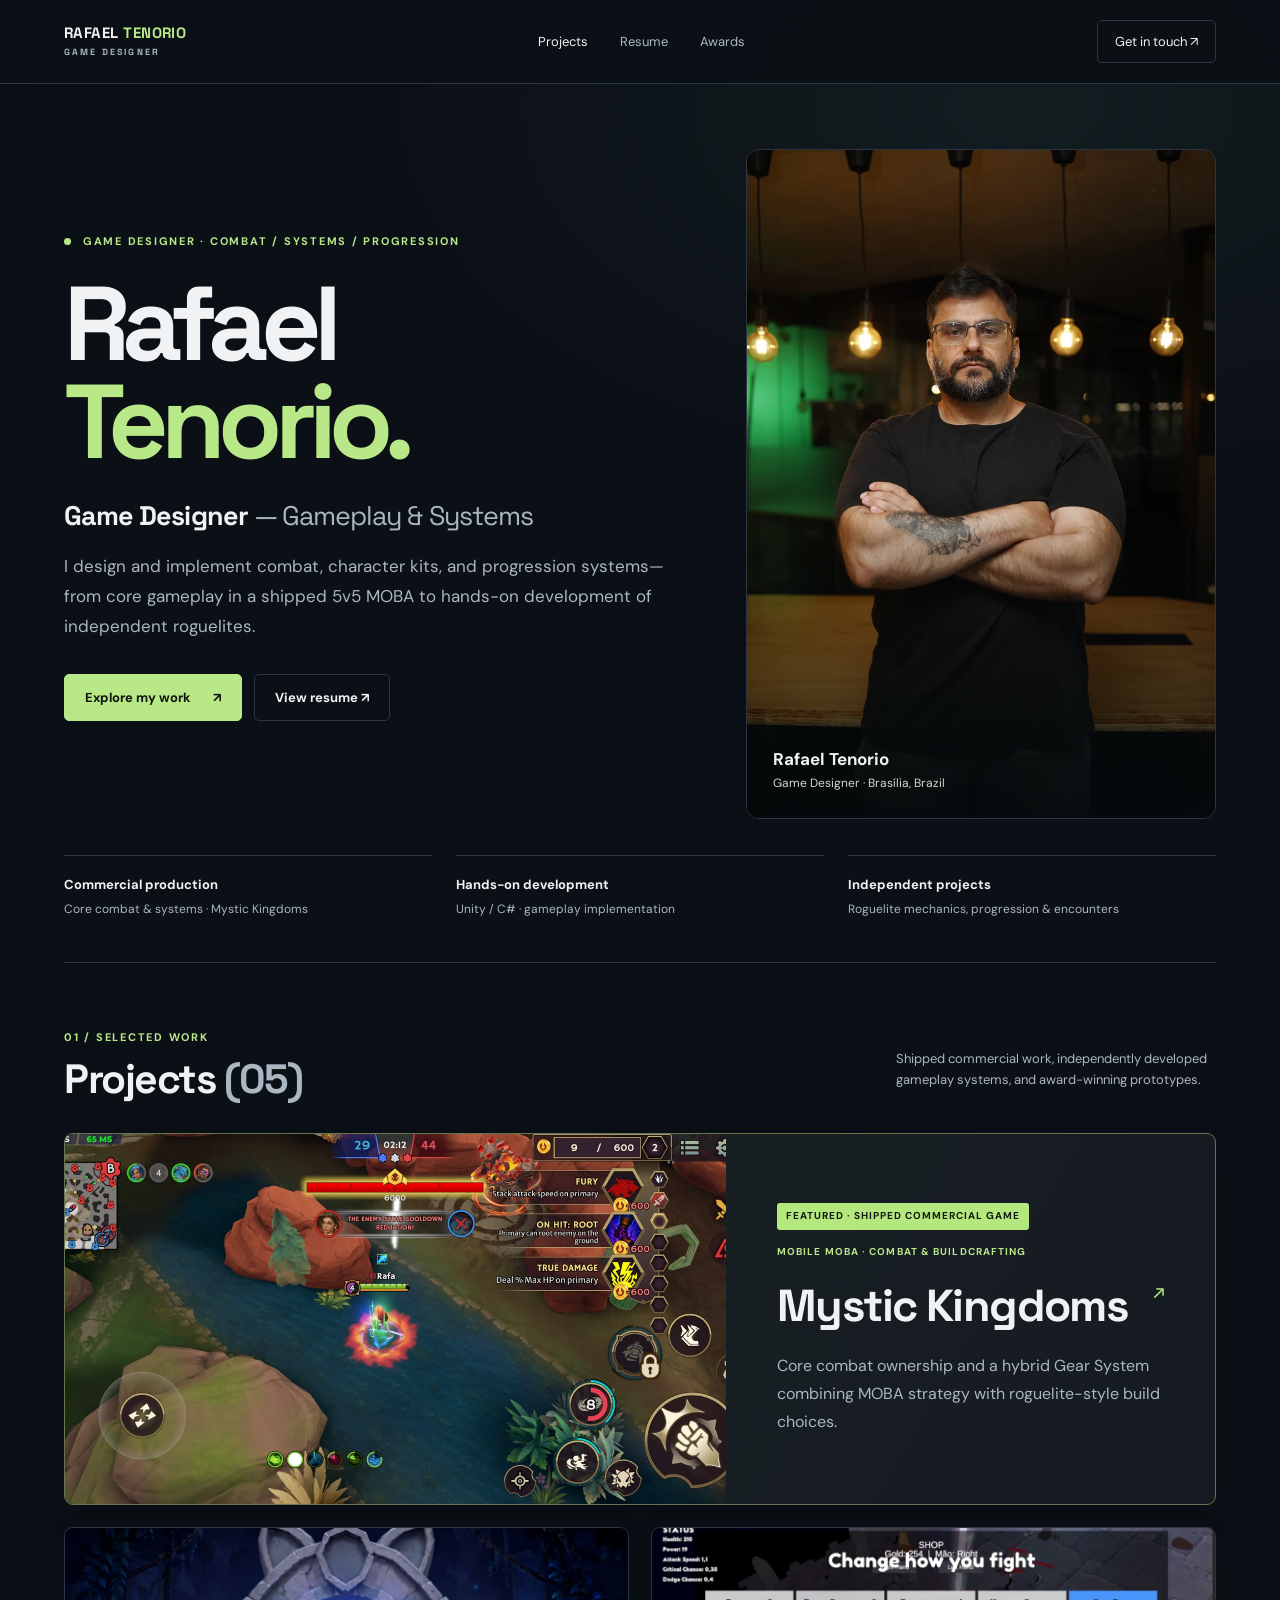
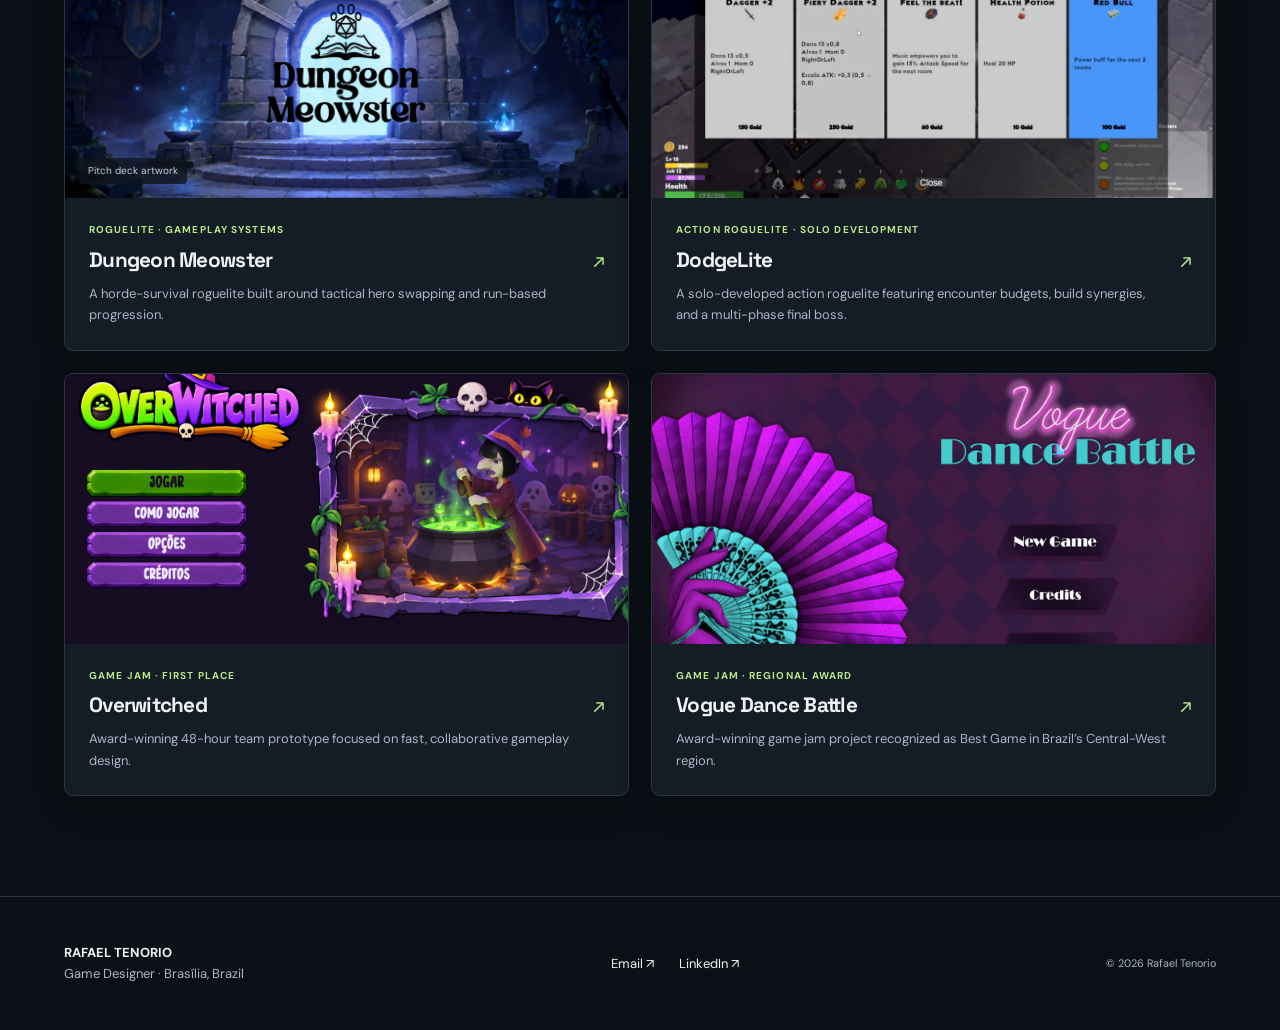
<file: index.html>
<!DOCTYPE html>
<html lang="en">
<head>
  <meta charset="UTF-8">
  <meta http-equiv="refresh" content="0; url=./rafael_portfolio/">
  <title>Rafael Tenorio — Game Designer</title>
</head>
<body>
  <a href="./rafael_portfolio/">Open portfolio</a>
</body>
</html>
</file>
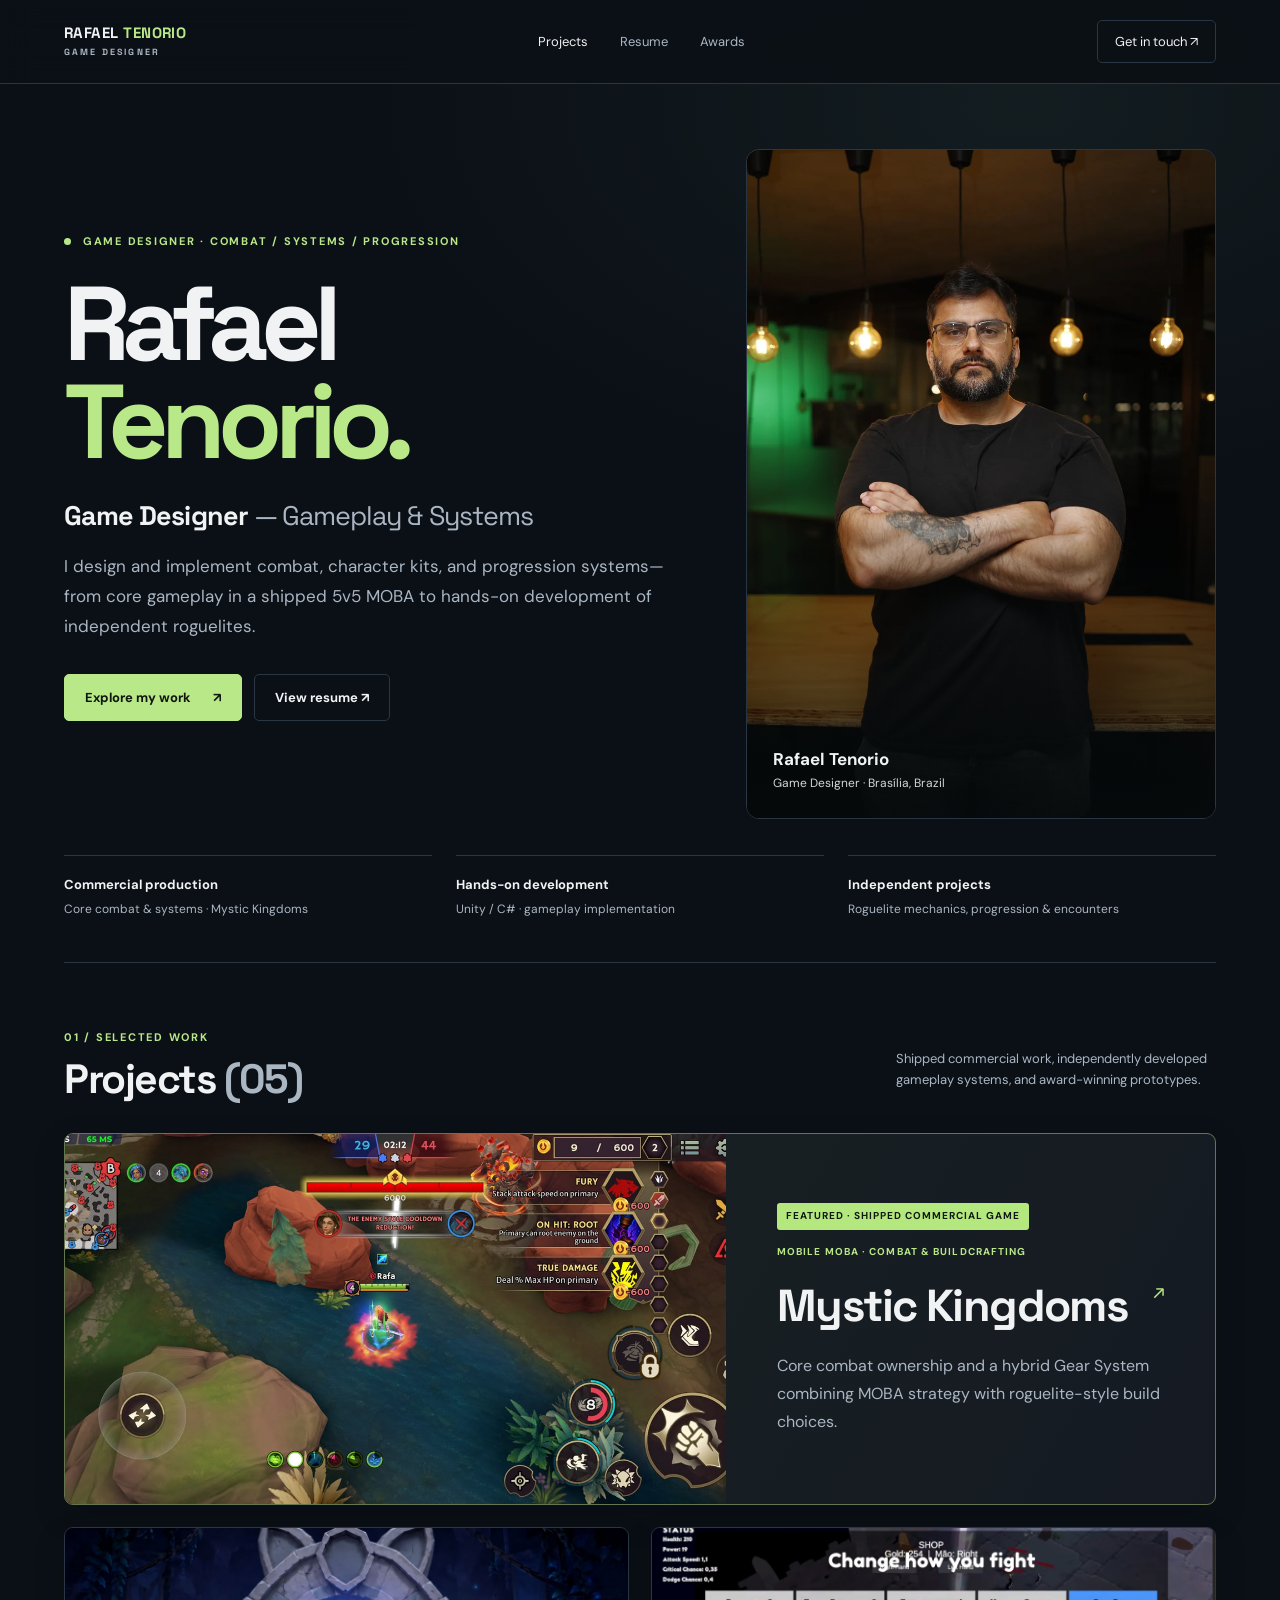
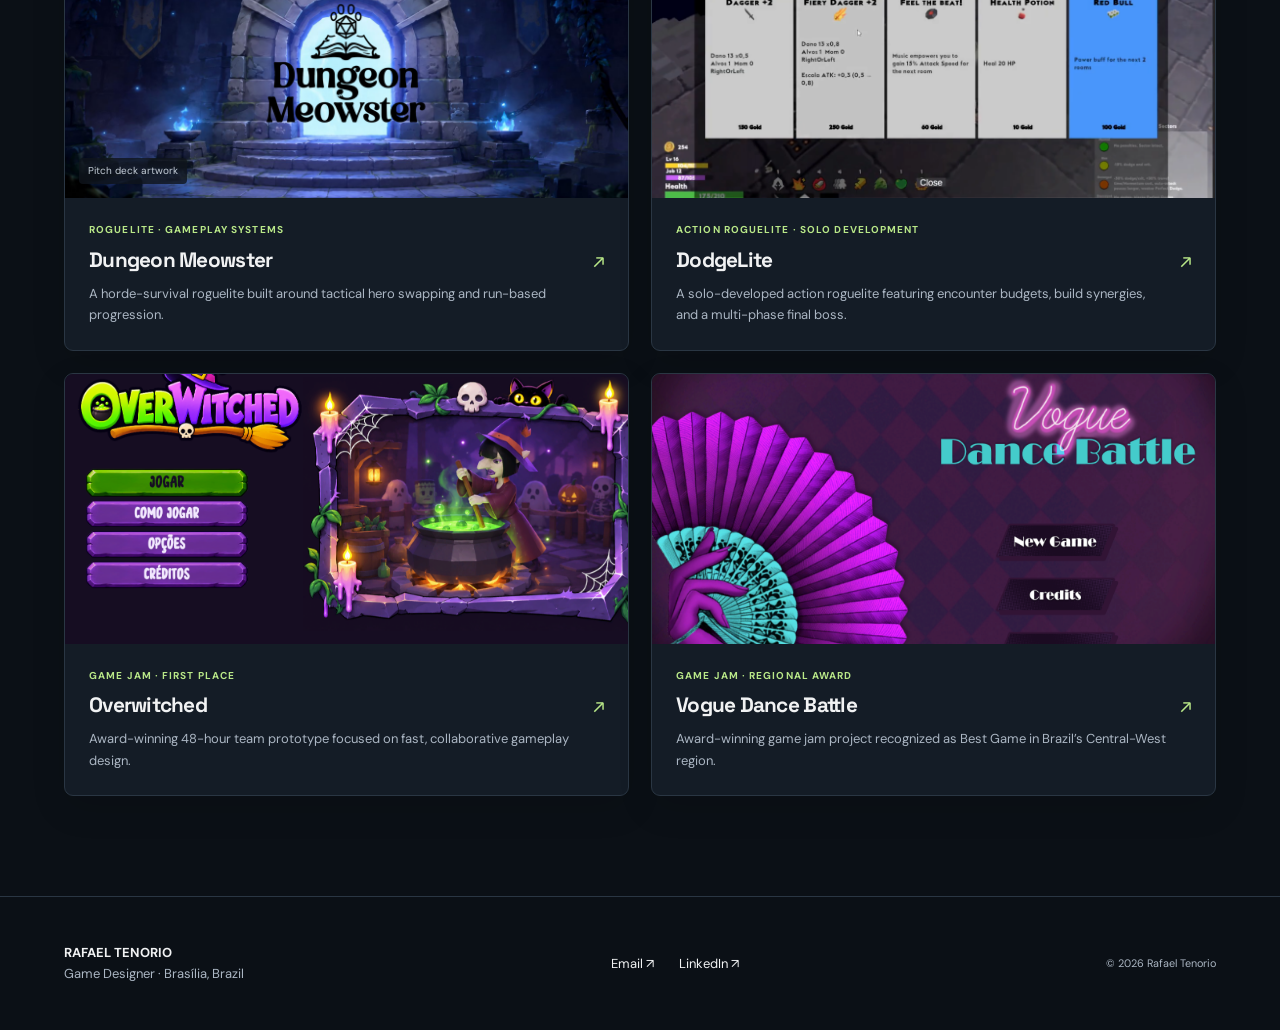
<file: rafael_portfolio/index.html>
<!doctype html><html lang="en"><head><meta charset="utf-8"><meta name="viewport" content="width=device-width,initial-scale=1"><meta name="description" content="Rafael Tenorio — Game Designer focused on combat, gameplay systems and roguelite progression."><title>Rafael Tenorio — Game Designer</title><link rel="stylesheet" href="styles.css"></head><body>
<header class="topbar"><a class="brand" href="#projects">RAFAEL<span> TENORIO</span><small>GAME DESIGNER</small></a><nav aria-label="Main navigation"><a href="#projects" data-nav="projects">Projects</a><a href="#resume" data-nav="resume">Resume</a><a href="#awards" data-nav="awards">Awards</a></nav><a class="top-contact" href="mailto:raut01@gmail.com">Get in touch ↗</a></header>
<main id="app"><a class="skip-link" href="#project-grid">Skip to projects</a><section id="home" class="page"><div class="hero hero-personal"><div class="hero-copy"><div class="eyebrow"><span class="dot"></span> GAME DESIGNER · COMBAT / SYSTEMS / PROGRESSION</div><h1 class="hero-name">Rafael<br><em>Tenorio.</em></h1><h2 class="hero-role">Game Designer <span>— Gameplay & Systems</span></h2><p>I design and implement combat, character kits, and progression systems—from core gameplay in a shipped 5v5 MOBA to hands-on development of independent roguelites.</p><div class="hero-actions"><a class="button primary" href="#projects">Explore my work <span>↗</span></a><a class="button subtle" href="#resume">View resume ↗</a></div></div><div class="hero-portrait"><img src="assets/rafael-tenorio-portrait.webp" alt="Portrait of Rafael Tenorio" width="640" height="800" fetchpriority="high"><div class="portrait-caption"><strong>Rafael Tenorio</strong><span>Game Designer · Brasília, Brazil</span></div></div></div><div class="hero-after"><div class="hero-highlights"><div><strong>Commercial production</strong><span>Core combat & systems · Mystic Kingdoms</span></div><div><strong>Hands-on development</strong><span>Unity / C# · gameplay implementation</span></div><div><strong>Independent projects</strong><span>Roguelite mechanics, progression & encounters</span></div></div><div class="hero-rule"></div></div><div class="section-head"><div><div class="eyebrow">01 / SELECTED WORK</div><h2>Projects<span class="muted"> (05)</span></h2></div><p>Shipped commercial work, independently developed gameplay systems, and award-winning prototypes.</p></div><div id="project-grid" class="project-grid"></div></section>
<section id="project-page" class="page hidden"><a class="back" href="#projects">← All projects</a><div id="project-content"></div></section>
<section id="resume-page" class="page hidden"><div class="section-head inner-head"><div><div class="eyebrow">02 / BACKGROUND</div><h1>Resume<span class="accent">.</span></h1></div><a class="button primary" href="assets/Rafael_Tenorio_Resume.pdf" download>Download PDF ↓</a></div><div class="resume-intro"><h2>Game Designer<br><span class="muted">Combat · Systems · Progression</span></h2><p>Game Designer experienced in end-to-end gameplay design, implementation, character kits, balance, and progression. I combine hands-on engine work with playtesting and quantitative analysis.</p></div><div class="resume-row"><div class="resume-label">EXPERIENCE</div><div><h3>Game Designer <span class="muted">/ Playgig</span></h3><div class="meta">JAN 2024 — PRESENT · MYSTIC KINGDOMS</div><p>Primary Game Designer for core combat and gameplay systems, including controls, targeting, character kits, progression, and balance. Designed the role-based Gear System, blending MOBA strategy with roguelite buildcrafting.</p></div></div><div class="resume-row"><div class="resume-label">EDUCATION</div><div><h3>MBA, Data Science & Machine Learning</h3><div class="meta">XP EDUCAÇÃO · 2023–2024</div><h3 class="space-above">Bachelor of Engineering, Mechanical Engineering</h3><div class="meta">UNIVERSIDADE DE BRASÍLIA · 2013–2019</div></div></div><div class="resume-row"><div class="resume-label">LINKS</div><div class="link-line"><a href="https://www.linkedin.com/in/rafael-tenorio-74558a4a/" target="_blank" rel="noopener">LinkedIn ↗</a><a href="https://rafael-tenorio.itch.io/dodgelite" target="_blank" rel="noopener">itch.io ↗</a><a href="mailto:raut01@gmail.com">Email ↗</a></div></div></section>
<section id="awards-page" class="page hidden"><div class="section-head inner-head"><div><div class="eyebrow">03 / RECOGNITION</div><h1>Awards<span class="accent">.</span></h1></div></div><div class="award"><div class="award-num">01</div><div><div class="eyebrow">GJ+ 2025/2026</div><h2>Best Game — Central-West Region</h2><p>Vogue Dance Battle · Game Designer</p><a href="https://leticiafidelix.itch.io/voguedancebattle" target="_blank" rel="noopener">Explore project ↗</a></div><div class="award-mark">★</div></div><div class="award"><div class="award-num">02</div><div><div class="eyebrow">BGH FAST PUBLISHING GAME JAM · 2026</div><h2>1st Place</h2><p>Overwitched · Game Designer · 48-hour team project</p><a href="#project/overwitched">Explore project ↗</a></div><div class="award-mark">★</div></div></section></main>
<footer><div><strong>RAFAEL TENORIO</strong><span>Game Designer · Brasília, Brazil</span></div><div><a href="mailto:raut01@gmail.com">Email ↗</a><a href="https://www.linkedin.com/in/rafael-tenorio-74558a4a/" target="_blank" rel="noopener">LinkedIn ↗</a></div><small>© 2026 Rafael Tenorio</small></footer><script src="script.js"></script></body></html>
</file>
<file: rafael_portfolio/styles.css>
@import url('https://fonts.googleapis.com/css2?family=DM+Sans:wght@400;500;600;700&family=Space+Grotesk:wght@400;500;600;700&display=swap');
:root{--bg:#0b0e13;--surface:#151a22;--line:#29303a;--text:#f1f2f3;--muted:#9da5b2;--accent:#b4e77d}*{box-sizing:border-box}html{scroll-behavior:smooth}body{margin:0;background:var(--bg);color:var(--text);font-family:'DM Sans',sans-serif;font-size:15px;line-height:1.65}a{color:inherit;text-decoration:none}a:hover{color:var(--accent)}h1,h2,h3,h4,p{margin-top:0}h1,h2,h3{font-family:'Space Grotesk',sans-serif;line-height:1.15;letter-spacing:-.035em}h1{font-size:clamp(3.1rem,7vw,6.4rem)}h2{font-size:clamp(1.8rem,3.2vw,3rem)}h3{font-size:1.3rem}p{color:var(--muted)}.topbar{height:84px;display:flex;align-items:center;justify-content:space-between;padding:0 max(5vw,24px);border-bottom:1px solid var(--line);gap:20px}.brand{font-family:'Space Grotesk';font-weight:700;letter-spacing:.03em;line-height:1.1}.brand span{color:var(--accent)}.brand small{display:block;font-size:9px;letter-spacing:.24em;color:var(--muted);margin-top:7px}.topbar nav{display:flex;gap:32px}.topbar nav a{font-size:13px;color:var(--muted)}.topbar nav a.active,.topbar nav a:hover{color:var(--text)}.top-contact{border:1px solid var(--line);padding:10px 17px;border-radius:5px;font-size:13px}main{max-width:1320px;margin:auto;padding:0 max(5vw,24px)}.hidden{display:none!important}.hero{padding:112px 0 45px}.eyebrow{font-size:11px;font-weight:700;letter-spacing:.16em;color:var(--accent);text-transform:uppercase}.dot{display:inline-block;width:7px;height:7px;background:var(--accent);border-radius:50%;margin-right:7px}.hero h1{margin:28px 0}.hero h1 em{font-style:normal;color:var(--accent)}.hero>p{max-width:680px;font-size:18px;line-height:1.7}.hero-actions{display:flex;gap:12px;margin-top:32px}.button{display:inline-flex;align-items:center;gap:22px;padding:12px 20px;border:1px solid var(--line);border-radius:5px;font-weight:700;font-size:13px}.button.primary{background:var(--accent);border-color:var(--accent);color:#10150e}.button.primary:hover{background:#d3f3af}.button.subtle:hover{border-color:var(--accent)}.hero-rule{border-bottom:1px solid var(--line);margin-top:95px}.section-head{display:flex;justify-content:space-between;align-items:end;gap:30px;margin:65px 0 30px}.section-head h2{margin:10px 0 0}.section-head>p{max-width:320px;font-size:13px}.muted{color:var(--muted)}.accent{color:var(--accent)}.project-grid{display:grid;grid-template-columns:repeat(2,minmax(0,1fr));gap:22px;padding-bottom:100px}.project-card{border:1px solid var(--line);background:var(--surface);border-radius:9px;overflow:hidden;transition:transform .2s,border-color .2s;display:block}.project-card:hover{transform:translateY(-4px);border-color:#73835d;color:inherit}.card-image{height:270px;background:linear-gradient(140deg,#243045,#10141c);position:relative;overflow:hidden}.card-image img{width:100%;height:100%;object-fit:cover;transition:transform .4s}.project-card:hover img{transform:scale(1.035)}.card-image .placeholder{position:absolute;inset:0;display:flex;flex-direction:column;align-items:center;justify-content:center;gap:10px;color:#8594a5;font-size:12px;letter-spacing:.15em;text-align:center}.placeholder .glyph{font-size:44px;color:#647386}.card-image .image-label{position:absolute;bottom:14px;left:14px;background:#10141ccc;color:#c5ced8;padding:5px 9px;font-size:10px;border-radius:4px}.card-body{padding:24px}.card-body h3{display:flex;justify-content:space-between;margin:10px 0}.card-body p{font-size:13px;margin:0}.card-tags{color:var(--accent);font-size:10px;font-weight:700;letter-spacing:.11em;text-transform:uppercase}.card-arrow{font-size:20px;font-weight:400;color:var(--accent)}.back{display:inline-block;margin:45px 0 35px;color:var(--muted);font-size:13px}.case-head{max-width:850px}.case-head h1{margin:16px 0}.case-head .lead{font-size:19px;max-width:780px}.case-media{margin:35px 0 28px;border:1px solid var(--line);border-radius:8px;overflow:hidden;background:var(--surface)}.case-media img{display:block;width:100%;max-height:570px;object-fit:contain}.media-caption{font-size:11px;color:var(--muted);padding:10px 16px;border-top:1px solid var(--line)}.case-facts{display:grid;grid-template-columns:repeat(4,1fr);gap:20px;border-block:1px solid var(--line);padding:25px 0;margin:35px 0 65px}.fact-label{color:var(--muted);font-size:10px;letter-spacing:.13em;text-transform:uppercase}.fact-value{font-size:14px;font-weight:700;margin-top:5px}.case-section{display:grid;grid-template-columns:260px 1fr;gap:50px;padding:36px 0;border-top:1px solid var(--line)}.case-section>h2{font-size:23px;margin:0}.case-section p{max-width:740px}.case-section ul{padding-left:20px;color:var(--muted)}.case-section li{margin-bottom:12px}.tiers{display:grid;grid-template-columns:repeat(3,1fr);gap:12px;margin:24px 0}.tier{background:var(--surface);border:1px solid var(--line);padding:20px;border-radius:6px}.tier .eyebrow{margin-bottom:12px}.tier h4{margin:0 0 8px;font-size:17px}.tier p{font-size:13px;margin:0}.case-links{display:flex;gap:12px;flex-wrap:wrap;margin:30px 0 90px}.case-gallery{display:grid;grid-template-columns:repeat(2,1fr);gap:16px;margin:22px 0}.case-gallery img{width:100%;border:1px solid var(--line);border-radius:6px}.inner-head{margin-top:100px}.inner-head h1{margin:12px 0}.resume-intro{max-width:800px;margin:70px 0}.resume-intro h2{font-size:38px}.resume-row{display:grid;grid-template-columns:230px 1fr;gap:30px;border-top:1px solid var(--line);padding:35px 0}.resume-row>div:last-child{max-width:730px}.resume-label,.meta{font-size:11px;letter-spacing:.1em;color:var(--muted)}.resume-row h3{margin:0 0 10px}.resume-row p{margin-top:18px}.space-above{margin-top:35px!important}.link-line{display:flex;gap:25px}.award{display:grid;grid-template-columns:75px 1fr 70px;gap:20px;border-top:1px solid var(--line);padding:40px 0}.award-num{color:var(--muted)}.award h2{margin:15px 0}.award a{font-size:13px;color:var(--accent)}.award-mark{font-size:35px;color:var(--accent)}footer{border-top:1px solid var(--line);padding:45px max(5vw,24px);display:flex;align-items:center;justify-content:space-between;gap:30px;font-size:13px}footer span{display:block;color:var(--muted)}footer>div:nth-child(2){display:flex;gap:25px}footer small{color:var(--muted)}@media(max-width:800px){.topbar{height:auto;min-height:75px;flex-wrap:wrap;padding-block:18px}.topbar nav{order:3;width:100%;justify-content:space-between}.top-contact{display:none}.hero{padding-top:70px}.hero-rule{margin-top:65px}.project-grid{grid-template-columns:1fr}.card-image{height:230px}.section-head{align-items:start;flex-direction:column}.case-facts{grid-template-columns:repeat(2,1fr)}.case-section{grid-template-columns:1fr;gap:18px}.tiers{grid-template-columns:1fr}.resume-row{grid-template-columns:1fr;gap:12px}.award{grid-template-columns:30px 1fr}.award-mark{display:none}footer{flex-wrap:wrap}}

/* V2 — role-based gear case explorer */
.gear-explorer{border:1px solid var(--line);border-radius:10px;background:var(--surface);padding:26px;margin:30px 0 44px}.gear-top{display:flex;align-items:end;justify-content:space-between;gap:24px;flex-wrap:wrap}.gear-top h3{margin:9px 0 0;font-size:26px}.gear-top label{font-size:12px;color:var(--muted);display:flex;align-items:center;gap:12px}.gear-top select{background:var(--bg);color:var(--text);border:1px solid #546071;border-radius:5px;padding:11px;max-width:270px;font:inherit}.gear-note{font-size:12px;margin:16px 0 26px;max-width:780px}.gear-tiers{display:grid;grid-template-columns:repeat(3,minmax(0,1fr));gap:13px}.gear-stage{border:1px solid var(--line);border-radius:7px;padding:17px;background:#10151d}.gear-stage h4{font-size:15px;line-height:1.4;min-height:44px;margin:10px 0 18px}.gear-choices{display:grid;gap:9px}.gear-choice{border:1px solid #354150;border-radius:5px;background:#1b2530;padding:11px;font-size:13px;line-height:1.35}.gear-choice:first-child{border-color:#667c4c}a:focus-visible,select:focus-visible{outline:2px solid var(--accent);outline-offset:3px}@media(max-width:800px){.gear-tiers{grid-template-columns:1fr}.gear-stage h4{min-height:0}}
/* V3: recovered gameplay media from prior portfolio */
.case-gallery.media-evidence{display:grid;grid-template-columns:repeat(auto-fit,minmax(240px,1fr));gap:16px;margin-top:24px}
.media-evidence figure{margin:0;min-width:0}
.media-evidence img{display:block;width:100%;height:auto;aspect-ratio:16/9;object-fit:cover;border-radius:12px;border:1px solid rgba(255,255,255,.12)}
.media-evidence figcaption{font-size:12px;color:#a9aab5;margin-top:8px;line-height:1.5}
.card-image img{width:100%;height:100%;object-fit:cover}

/* V4 — commercial flagship and embedded project videos */
.project-card.featured-card{grid-column:1/-1;display:grid;grid-template-columns:minmax(0,1.35fr) minmax(0,1fr);min-height:370px;border-color:#63764e;background:linear-gradient(120deg,#1a2423,#151a22)}
.featured-card .card-image{height:100%;min-height:370px}.featured-card .card-body{padding:clamp(26px,4vw,64px);display:flex;flex-direction:column;justify-content:center}.featured-card .card-body h3{font-size:clamp(2rem,3.5vw,3.6rem);margin:20px 0}.featured-card .card-body p{font-size:16px;line-height:1.75}.feature-kicker{display:inline-block;background:#b4e77d;color:#111a12;border-radius:3px;padding:5px 9px;margin-bottom:14px;font-size:10px;letter-spacing:.1em}
.video-section{margin:36px 0 55px}.video-heading{display:flex;align-items:end;justify-content:space-between;gap:16px;margin-bottom:18px}.video-heading h2{font-size:clamp(1.5rem,3vw,2.4rem);margin:8px 0 0}.video-heading a{font-size:13px;color:var(--accent)}.video-frame{aspect-ratio:16/9;background:#111;border:1px solid var(--line);border-radius:10px;overflow:hidden}.video-frame iframe{width:100%;height:100%;border:0}
@media(max-width:800px){.project-card.featured-card{grid-template-columns:1fr}.featured-card .card-image{height:250px;min-height:250px}.featured-card .card-body{padding:24px}.video-heading{align-items:start;flex-direction:column}}

/* V5 — application-ready presentation polish */
:root{--bg:#0b1016;--surface:#141c26;--line:#2a3643;--muted:#abb6c3;--accent:#b9e888}
body{background:radial-gradient(ellipse 70% 520px at 80% 4%,rgba(76,120,105,.12),transparent 72%),var(--bg)}
.topbar{position:sticky;top:0;z-index:40;background:rgba(11,16,22,.94);backdrop-filter:blur(16px)}
.hero{padding-top:95px}.hero h1{font-size:clamp(3.1rem,6.3vw,6rem);letter-spacing:-.065em}.hero>p{max-width:750px}.hero-highlights{display:grid;grid-template-columns:repeat(3,1fr);gap:24px;margin-top:70px}.hero-highlights>div{padding-top:18px;border-top:1px solid var(--line)}.hero-highlights strong{display:block;font-size:13px}.hero-highlights span{display:block;font-size:12px;color:var(--muted);margin-top:5px}.hero-rule{margin-top:55px}
.project-card{box-shadow:0 12px 35px rgba(0,0,0,.12)}.card-image img{object-position:center}.project-card.featured-card .card-image img{object-fit:cover}.card-body p{max-width:490px}.case-head{margin-bottom:30px}.case-head .lead{line-height:1.65}.case-section>div>p{font-size:16px;line-height:1.85}.case-facts{margin-top:35px}.case-media{background:#0c131b}.case-gallery.media-evidence img{object-fit:contain;background:#10151d}.case-gallery.media-evidence figure{background:var(--surface);border:1px solid var(--line);border-radius:9px;overflow:hidden}.case-gallery.media-evidence figure img{border:0;border-radius:0}.case-gallery.media-evidence figcaption{padding:12px 15px;margin:0}.case-links{margin-bottom:35px}.next-project{border-top:1px solid var(--line);padding:34px 0 85px;display:flex;flex-direction:column;gap:10px}.next-project a{font-family:'Space Grotesk',sans-serif;font-size:clamp(1.7rem,3vw,2.5rem);font-weight:700}.next-project a span{color:var(--accent)}.skip-link{position:absolute;left:-9999px;top:0}.skip-link:focus{left:15px;top:90px;background:var(--accent);color:#111;padding:8px;z-index:99}.media-type{font-size:11px;opacity:.7}.placeholder{background:radial-gradient(circle at 30% 40%,#2c3d4c,#101821 65%)}
@media(max-width:800px){.hero-highlights{grid-template-columns:1fr;gap:12px;margin-top:45px}.hero-rule{margin-top:40px}.hero{padding-top:55px}.case-head h1{overflow-wrap:anywhere}}
@media(prefers-reduced-motion:reduce){*,*::before,*::after{scroll-behavior:auto!important;transition:none!important;animation:none!important}}


/* V9 — identity-first editorial hero */
.hero-personal{display:grid;grid-template-columns:minmax(0,1.08fr) minmax(320px,.82fr);align-items:center;gap:clamp(30px,5vw,85px);padding:65px 0 0}
.hero-personal .hero-copy{min-width:0;padding:20px 0 35px}
.hero-personal .hero-name{font-size:clamp(4.5rem,8.2vw,8.6rem);line-height:.93;letter-spacing:-.075em;margin:26px 0 30px}
.hero-personal .hero-name em{color:var(--accent);font-style:normal}
.hero-personal .hero-role{font-size:clamp(1.15rem,2.1vw,1.7rem);letter-spacing:-.035em;margin-bottom:20px}
.hero-personal .hero-role span{color:var(--muted);font-weight:400}
.hero-personal .hero-copy>p{max-width:620px;font-size:17px;line-height:1.75}
.hero-portrait{position:relative;min-height:550px;height:min(66vw,670px);max-height:690px;border-radius:13px;overflow:hidden;background:#171b1c;border:1px solid var(--line)}
.hero-portrait>img{display:block;width:100%;height:100%;object-fit:cover;object-position:center 29%}
.hero-portrait:after{content:"";position:absolute;inset:50% 0 0;background:linear-gradient(transparent,rgba(6,10,12,.88));pointer-events:none}
.portrait-caption{position:absolute;z-index:1;bottom:24px;left:26px;display:flex;flex-direction:column;gap:1px}
.portrait-caption strong{font-size:17px}.portrait-caption span{font-size:12px;color:#d3d7d6}
.hero-after .hero-highlights{margin-top:36px}
.hero-after .hero-rule{margin-top:42px}
@media(max-width:900px){.hero-personal{grid-template-columns:minmax(0,1fr) minmax(240px,.75fr);gap:22px}.hero-portrait{min-height:440px;height:530px}.hero-personal .hero-name{font-size:clamp(4rem,8vw,6rem)}}
@media(max-width:680px){.hero-personal{grid-template-columns:1fr;padding-top:28px;gap:12px}.hero-personal .hero-copy{padding-bottom:12px}.hero-personal .hero-name{font-size:clamp(4.2rem,15vw,6.2rem);margin:20px 0}.hero-personal .hero-role{font-size:1.25rem}.hero-portrait{height:440px;min-height:0;max-height:none}.hero-portrait>img{object-position:center 27%}.hero-after .hero-highlights{margin-top:35px}}

/* Descriptive Gear Explorer cards */
.gear-choice{padding:14px 15px;min-height:104px}.gear-choice strong{display:block;font-size:13px;color:#f5f8fa;line-height:1.3}.gear-choice p{font-size:12px;line-height:1.5;color:#b9c6d0;margin:7px 0 0}.gear-stage{display:flex;flex-direction:column}.gear-choices{flex:1;grid-template-rows:repeat(3,minmax(0,1fr))}@media(max-width:800px){.gear-choices{grid-template-rows:none}.gear-choice{min-height:0}}
</file>
